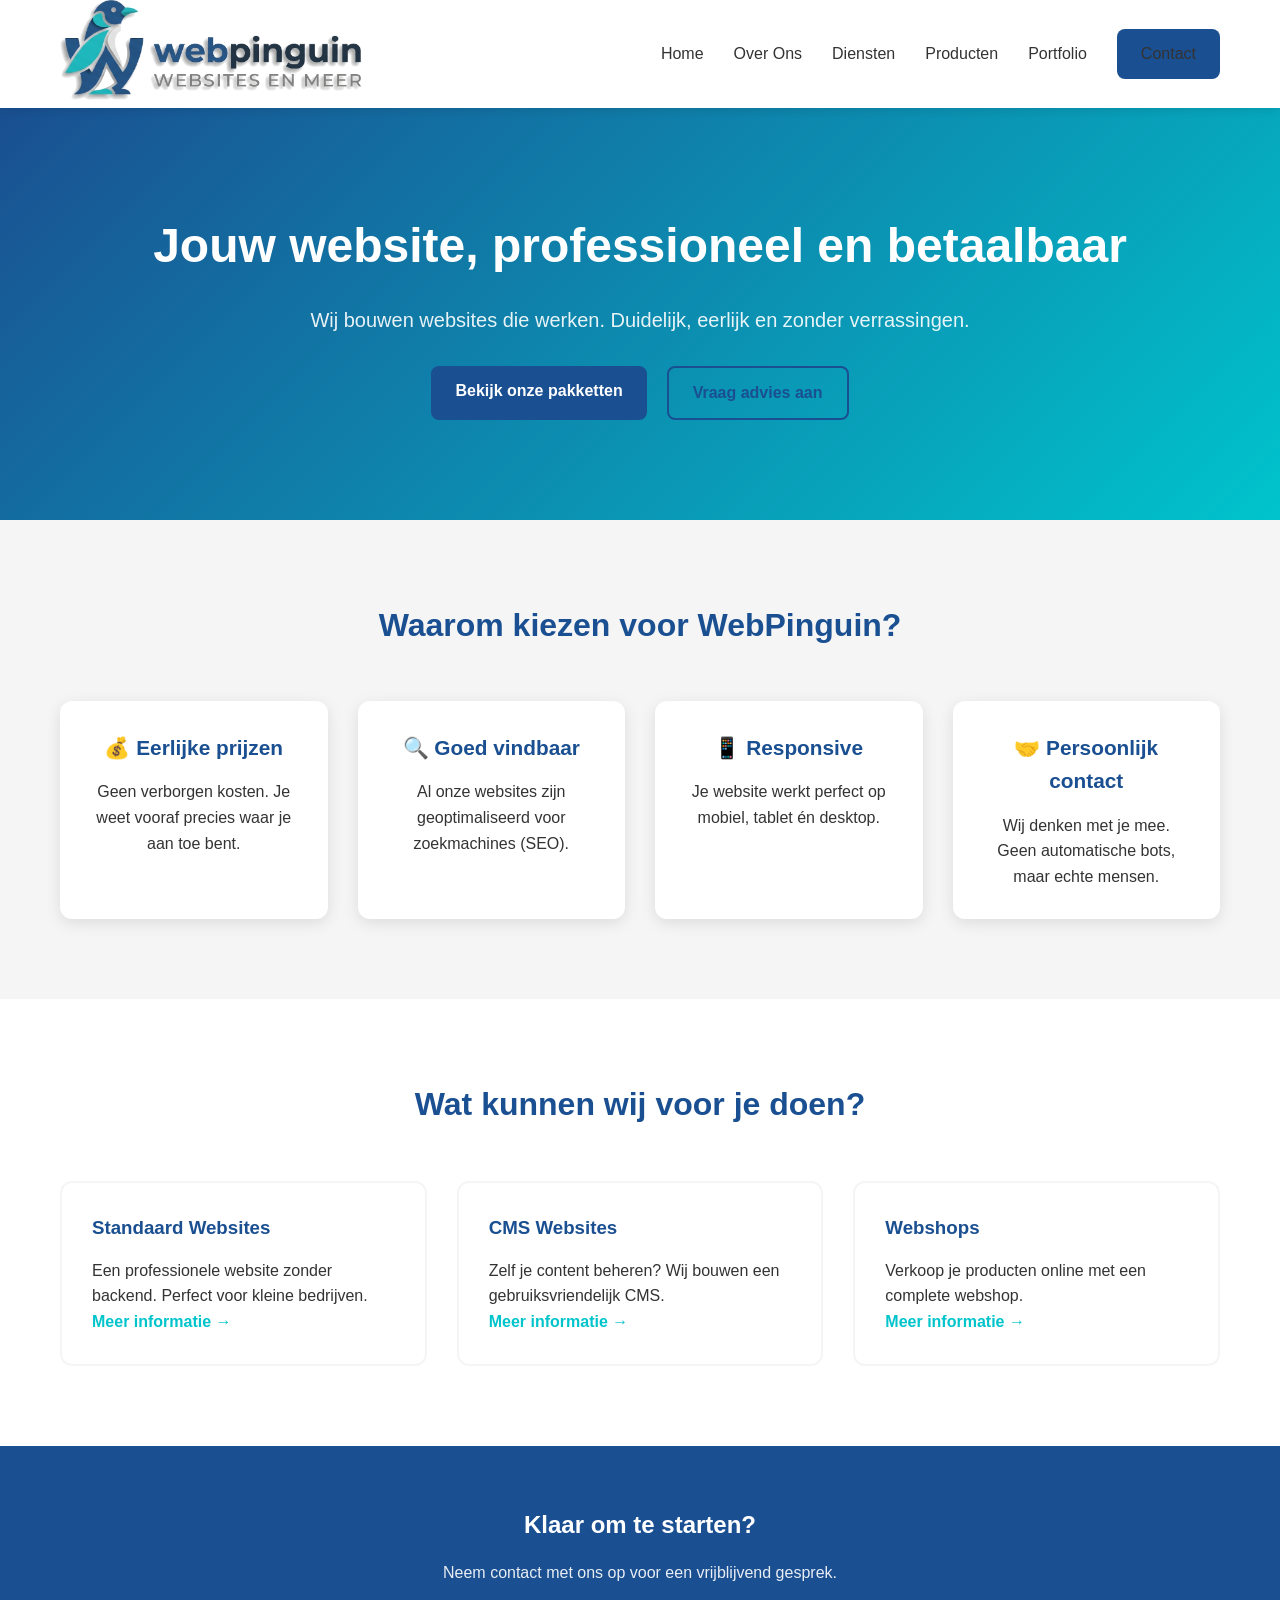
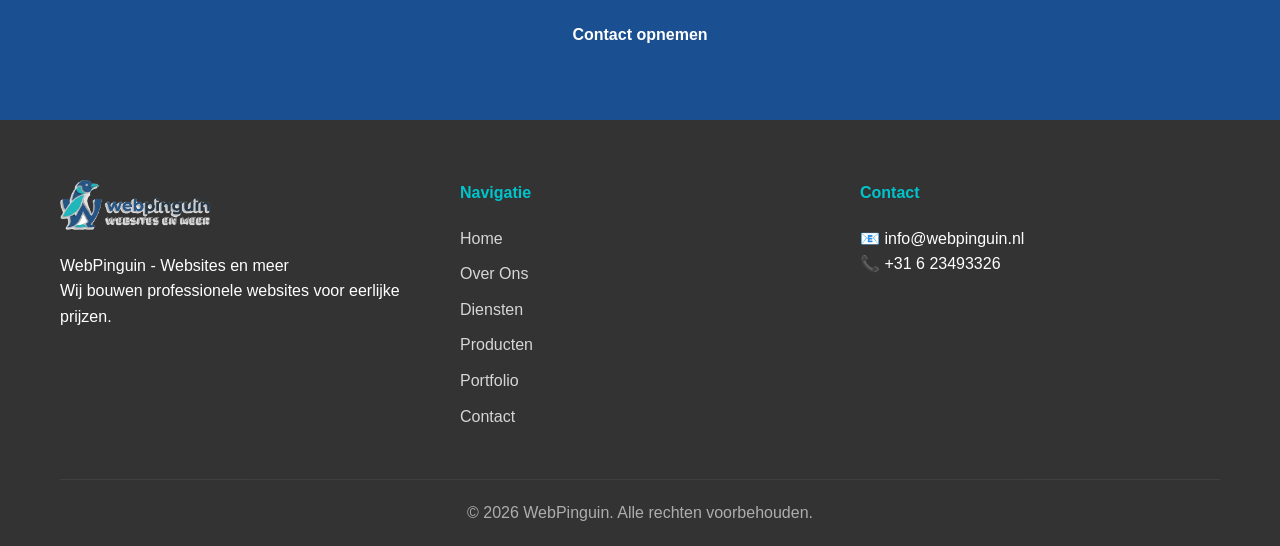
<file: index.html>
<!DOCTYPE html>
<html lang="nl">
<head>

<!-- Google tag (gtag.js) -->
<script async src="https://www.googletagmanager.com/gtag/js?id=G-3PWW5EQ5VZ"></script>
<script>
  window.dataLayer = window.dataLayer || [];
  function gtag(){dataLayer.push(arguments);}
  gtag('js', new Date());

  gtag('config', 'G-3PWW5EQ5VZ');
</script>
    <meta charset="UTF-8">
    <meta name="viewport" content="width=device-width, initial-scale=1.0">
    <title>WebPinguin - Professionele Websites</title>
    <meta name="description" content="WebPiguin bouwt professionele websites die gevonden worden. Betaalbaar, eerlijk en transparant.">
    <link rel="stylesheet" href="style.css">
    <link rel="icon" href="images/webpinguin_logo_v6.png" type="image/png">
    <script defer src="https://analytics.boomkamponline.nl/script.js" data-website-id="6dc6f03a-398d-46a4-bab8-10a20542e2b4"></script>
</head>
<body>
    <!-- Header -->
    <header>
        <nav class="container">
            <a href="index.html" class="logo">
                <img src="images/webpinguin_logo_v6.png" alt="WebPinguin">
                <script defer src="https://analytics.boomkamponline.nl/script.js" data-website-id="6dc6f03a-398d-46a4-bab8-10a20542e2b4"></script>
            </a>
            <ul class="nav-links">
                <li><a href="index.html">Home</a></li>
                <li><a href="over-ons.html">Over Ons</a></li>
                <li><a href="diensten.html">Diensten</a></li>
                <li><a href="producten.html">Producten</a></li>
                <li><a href="portfolio.html">Portfolio</a></li>
                <li><a href="contact.html" class="btn-primary">Contact</a></li>
            </ul>
        </nav>
    </header>

    <!-- Hero Section -->
    <section class="hero">
        <div class="container">
            <h1>Jouw website, professioneel en betaalbaar</h1>
            <p>Wij bouwen websites die werken. Duidelijk, eerlijk en zonder verrassingen.</p>
            <div class="hero-buttons">
                <a href="producten.html" class="btn-primary">Bekijk onze pakketten</a>
                <a href="contact.html" class="btn-secondary">Vraag advies aan</a>
            </div>
        </div>
    </section>

    <!-- Waarom WebPinguin -->
    <section class="features">
        <div class="container">
            <h2>Waarom kiezen voor WebPinguin?</h2>
            <div class="feature-grid">
                <div class="feature-card">
                    <h3>💰 Eerlijke prijzen</h3>
                    <p>Geen verborgen kosten. Je weet vooraf precies waar je aan toe bent.</p>
                </div>
                <div class="feature-card">
                    <h3>🔍 Goed vindbaar</h3>
                    <p>Al onze websites zijn geoptimaliseerd voor zoekmachines (SEO).</p>
                </div>
                <div class="feature-card">
                    <h3>📱 Responsive</h3>
                    <p>Je website werkt perfect op mobiel, tablet én desktop.</p>
                </div>
                <div class="feature-card">
                    <h3>🤝 Persoonlijk contact</h3>
                    <p>Wij denken met je mee. Geen automatische bots, maar echte mensen.</p>
                </div>
            </div>
        </div>
    </section>

    <!-- Diensten Preview -->
    <section class="services-preview">
        <div class="container">
            <h2>Wat kunnen wij voor je doen?</h2>
            <div class="service-grid">
                <div class="service-card">
                    <h3>Standaard Websites</h3>
                    <p>Een professionele website zonder backend. Perfect voor kleine bedrijven.</p>
                    <a href="diensten.html#standaard">Meer informatie →</a>
                </div>
                <div class="service-card">
                    <h3>CMS Websites</h3>
                    <p>Zelf je content beheren? Wij bouwen een gebruiksvriendelijk CMS.</p>
                    <a href="diensten.html#cms">Meer informatie →</a>
                </div>
                <div class="service-card">
                    <h3>Webshops</h3>
                    <p>Verkoop je producten online met een complete webshop.</p>
                    <a href="diensten.html#webshop">Meer informatie →</a>
                </div>
            </div>
        </div>
    </section>

    <!-- CTA -->
    <section class="cta">
        <div class="container">
            <h2>Klaar om te starten?</h2>
            <p>Neem contact met ons op voor een vrijblijvend gesprek.</p>
            <a href="contact.html" class="btn-primary">Contact opnemen</a>
        </div>
    </section>

    <!-- Footer -->
    <footer>
        <div class="container">
            <div class="footer-content">
                <div class="footer-info">
                    <img src="images/webpinguin_logo_v6.png" alt="WebPinguin" class="footer-logo">
                    <p>WebPinguin - Websites en meer</p>
                    <p>Wij bouwen professionele websites voor eerlijke prijzen.</p>
                </div>
                <div class="footer-links">
                    <h4>Navigatie</h4>
                    <ul>
                        <li><a href="index.html">Home</a></li>
                        <li><a href="over-ons.html">Over Ons</a></li>
                        <li><a href="diensten.html">Diensten</a></li>
                        <li><a href="producten.html">Producten</a></li>
                        <li><a href="portfolio.html">Portfolio</a></li>
                        <li><a href="contact.html">Contact</a></li>
                    </ul>
                </div>
                <div class="footer-contact">
                    <h4>Contact</h4>
                    <p>📧 info@webpinguin.nl</p>
                    <p>📞 +31 6 23493326</p>
                </div>
            </div>
            <div class="footer-bottom">
                <p>&copy; 2026 WebPinguin. Alle rechten voorbehouden.</p>
            </div>
        </div>
    </footer>
</body>
</html>
</file>
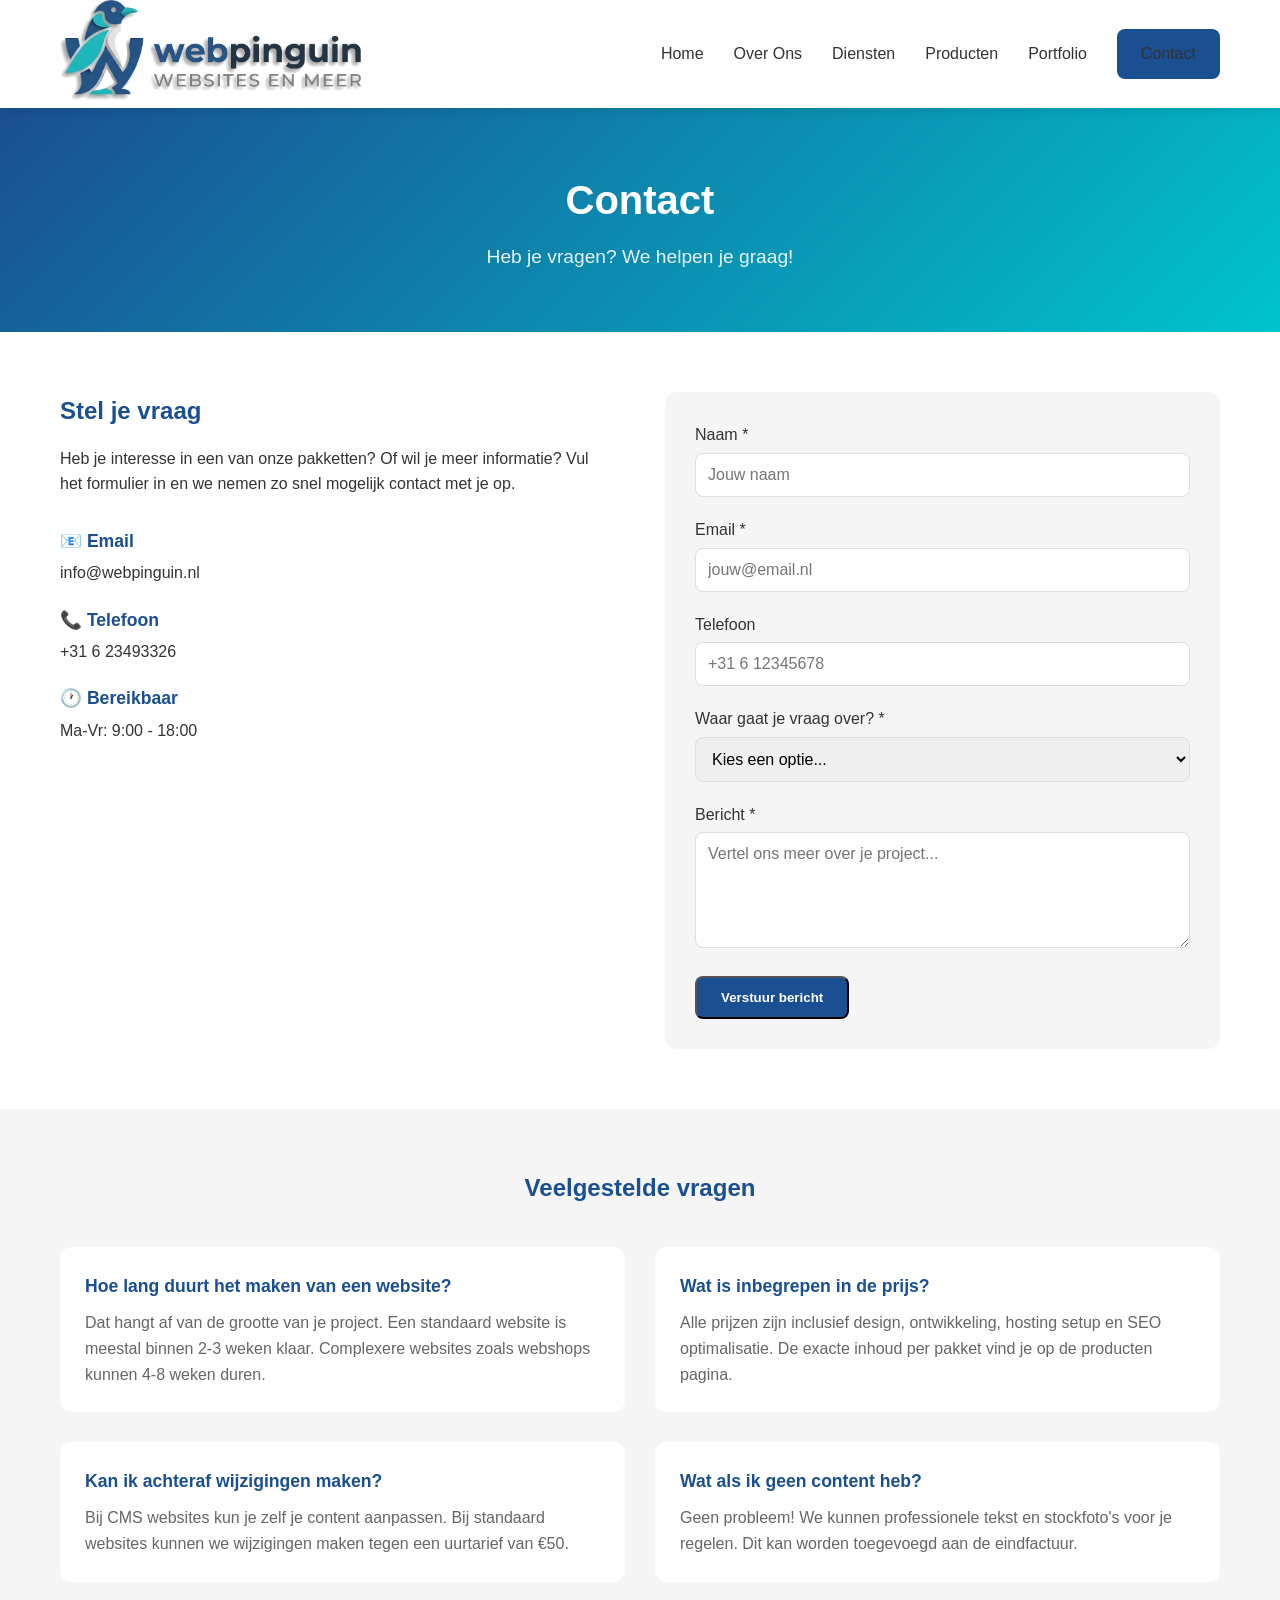
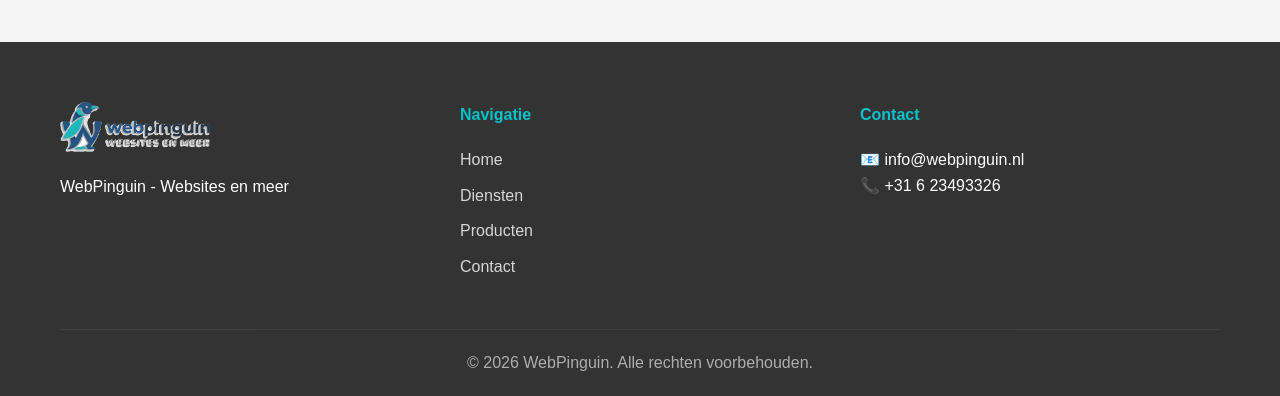
<file: contact.html>
<!DOCTYPE html>
<html lang="nl">
<head>

<!-- Google tag (gtag.js) -->
<script async src="https://www.googletagmanager.com/gtag/js?id=G-3PWW5EQ5VZ"></script>
<script>
  window.dataLayer = window.dataLayer || [];
  function gtag(){dataLayer.push(arguments);}
  gtag('js', new Date());

  gtag('config', 'G-3PWW5EQ5VZ');
</script>
    <meta charset="UTF-8">
    <meta name="viewport" content="width=device-width, initial-scale=1.0">
    <title>Contact - WebPinguin</title>
    <meta name="description" content="Neem contact op met WebPinguin. We helpen je graag met je website project.">
    <link rel="stylesheet" href="style.css">
    <link rel="icon" href="images/webpinguin_logo_v6.png" type="image/png">
    <script defer src="https://analytics.boomkamponline.nl/script.js" data-website-id="6dc6f03a-398d-46a4-bab8-10a20542e2b4"></script>
</head>
<body>
    <header>
        <nav class="container">
            <a href="index.html" class="logo">
                <img src="images/webpinguin_logo_v6.png" alt="WebPinguin">
            </a>
            <ul class="nav-links">
                <li><a href="index.html">Home</a></li>
                <li><a href="over-ons.html">Over Ons</a></li>
                <li><a href="diensten.html">Diensten</a></li>
                <li><a href="producten.html">Producten</a></li>
                <li><a href="portfolio.html">Portfolio</a></li>
                <li><a href="contact.html" class="btn-primary">Contact</a></li>
            </ul>
        </nav>
    </header>

    <section class="page-header">
        <div class="container">
            <h1>Contact</h1>
            <p>Heb je vragen? We helpen je graag!</p>
        </div>
    </section>

    <section class="contact">
        <div class="container">
            <div class="contact-grid">
                <div class="contact-info">
                    <h2>Stel je vraag</h2>
                    <p>Heb je interesse in een van onze pakketten? Of wil je meer informatie? Vul het formulier in en we nemen zo snel mogelijk contact met je op.</p>
                    
                    <div class="contact-details">
                        <div class="contact-item">
                            <h3>📧 Email</h3>
                            <p>info@webpinguin.nl</p>
                        </div>
                        <div class="contact-item">
                            <h3>📞 Telefoon</h3>
                            <p>+31 6 23493326</p>
                        </div>
                        <div class="contact-item">
                            <h3>🕐 Bereikbaar</h3>
                            <p>Ma-Vr: 9:00 - 18:00</p>
                        </div>
                    </div>
                </div>

                <div class="contact-form-wrapper">
                    <form id="contact-form" class="contact-form">
                        <div class="form-group">
                            <label for="naam">Naam *</label>
                            <input type="text" id="naam" name="naam" required placeholder="Jouw naam">
                        </div>

                        <div class="form-group">
                            <label for="email">Email *</label>
                            <input type="email" id="email" name="email" required placeholder="jouw@email.nl">
                        </div>

                        <div class="form-group">
                            <label for="telefoon">Telefoon</label>
                            <input type="tel" id="telefoon" name="telefoon" placeholder="+31 6 12345678">
                        </div>

                        <div class="form-group">
                            <label for="type-aanvraag">Waar gaat je vraag over? *</label>
                            <select id="type-aanvraag" name="type-aanvraag" required>
                                <option value="">Kies een optie...</option>
                                <option value="informatie">Ik wil meer informatie</option>
                                <option value=" offerte">Ik wil een offerte aanvragen</option>
                                <option value="standaard-website">Standaard website</option>
                                <option value="cms-website">CMS website</option>
                                <option value="webshop">Webshop</option>
                                <option value="intranet">Intranet</option>
                                <option value="anders">Iets anders</option>
                            </select>
                        </div>

                        <div class="form-group">
                            <label for="bericht">Bericht *</label>
                            <textarea id="bericht" name="bericht" rows="5" required placeholder="Vertel ons meer over je project..."></textarea>
                        </div>

                        <button type="submit" class="btn-primary">Verstuur bericht</button>
                    </form>

                    <div id="form-success" class="form-success" style="display: none;">
                        <h3>✅ Bericht verzonden!</h3>
                        <p>We hebben je bericht ontvangen en nemen binnen 24 uur contact met je op.</p>
                    </div>

                    <div id="form-error" class="form-error" style="display: none;">
                        <h3>❌ Er ging iets mis</h3>
                        <p>Probeer het opnieuw of stuur een email direct naar info@webpinguin.nl</p>
                    </div>
                </div>
            </div>
        </div>
    </section>

    <section class="faq">
        <div class="container">
            <h2>Veelgestelde vragen</h2>
            <div class="faq-grid">
                <div class="faq-item">
                    <h3>Hoe lang duurt het maken van een website?</h3>
                    <p>Dat hangt af van de grootte van je project. Een standaard website is meestal binnen 2-3 weken klaar. Complexere websites zoals webshops kunnen 4-8 weken duren.</p>
                </div>
                <div class="faq-item">
                    <h3>Wat is inbegrepen in de prijs?</h3>
                    <p>Alle prijzen zijn inclusief design, ontwikkeling, hosting setup en SEO optimalisatie. De exacte inhoud per pakket vind je op de producten pagina.</p>
                </div>
                <div class="faq-item">
                    <h3>Kan ik achteraf wijzigingen maken?</h3>
                    <p>Bij CMS websites kun je zelf je content aanpassen. Bij standaard websites kunnen we wijzigingen maken tegen een uurtarief van €50.</p>
                </div>
                <div class="faq-item">
                    <h3>Wat als ik geen content heb?</h3>
                    <p>Geen probleem! We kunnen professionele tekst en stockfoto's voor je regelen. Dit kan worden toegevoegd aan de eindfactuur.</p>
                </div>
            </div>
        </div>
    </section>

    <footer>
        <div class="container">
            <div class="footer-content">
                <div class="footer-info">
                    <img src="images/webpinguin_logo_v6.png" alt="WebPinguin" class="footer-logo">
                    <p>WebPinguin - Websites en meer</p>
                </div>
                <div class="footer-links">
                    <h4>Navigatie</h4>
                    <ul>
                        <li><a href="index.html">Home</a></li>
                        <li><a href="diensten.html">Diensten</a></li>
                        <li><a href="producten.html">Producten</a></li>
                        <li><a href="contact.html">Contact</a></li>
                    </ul>
                </div>
                <div class="footer-contact">
                    <h4>Contact</h4>
                    <p>📧 info@webpinguin.nl</p>
                    <p>📞 +31 6 23493326</p>
                </div>
            </div>
            <div class="footer-bottom">
                <p>&copy; 2026 WebPinguin. Alle rechten voorbehouden.</p>
            </div>
        </div>
    </footer>

    <script>
        document.getElementById('contact-form').addEventListener('submit', async function(e) {
            e.preventDefault();
            const form = this;
            const btn = form.querySelector('button[type="submit"]');
            const original = btn.textContent;
            btn.disabled = true;
            btn.textContent = 'Versturen...';

            const formData = new FormData(form);
            const data = Object.fromEntries(formData.entries());

            try {
                const res = await fetch('https://n8n.synapsisai.nl/webhook/916e7d06-23bc-4dc6-9d6b-a04416a329e8', {
                    method: 'POST',
                    headers: { 'Content-Type': 'application/json' },
                    body: JSON.stringify(data)
                });

                if (res.ok) {
                    form.style.display = 'none';
                    document.getElementById('form-error').style.display = 'none';
                    document.getElementById('form-success').style.display = 'block';
                } else {
                    throw new Error('HTTP ' + res.status);
                }
            } catch (err) {
                btn.disabled = false;
                btn.textContent = original;
                document.getElementById('form-error').style.display = 'block';
            }
        });
    </script>
</body>
</html>
</file>
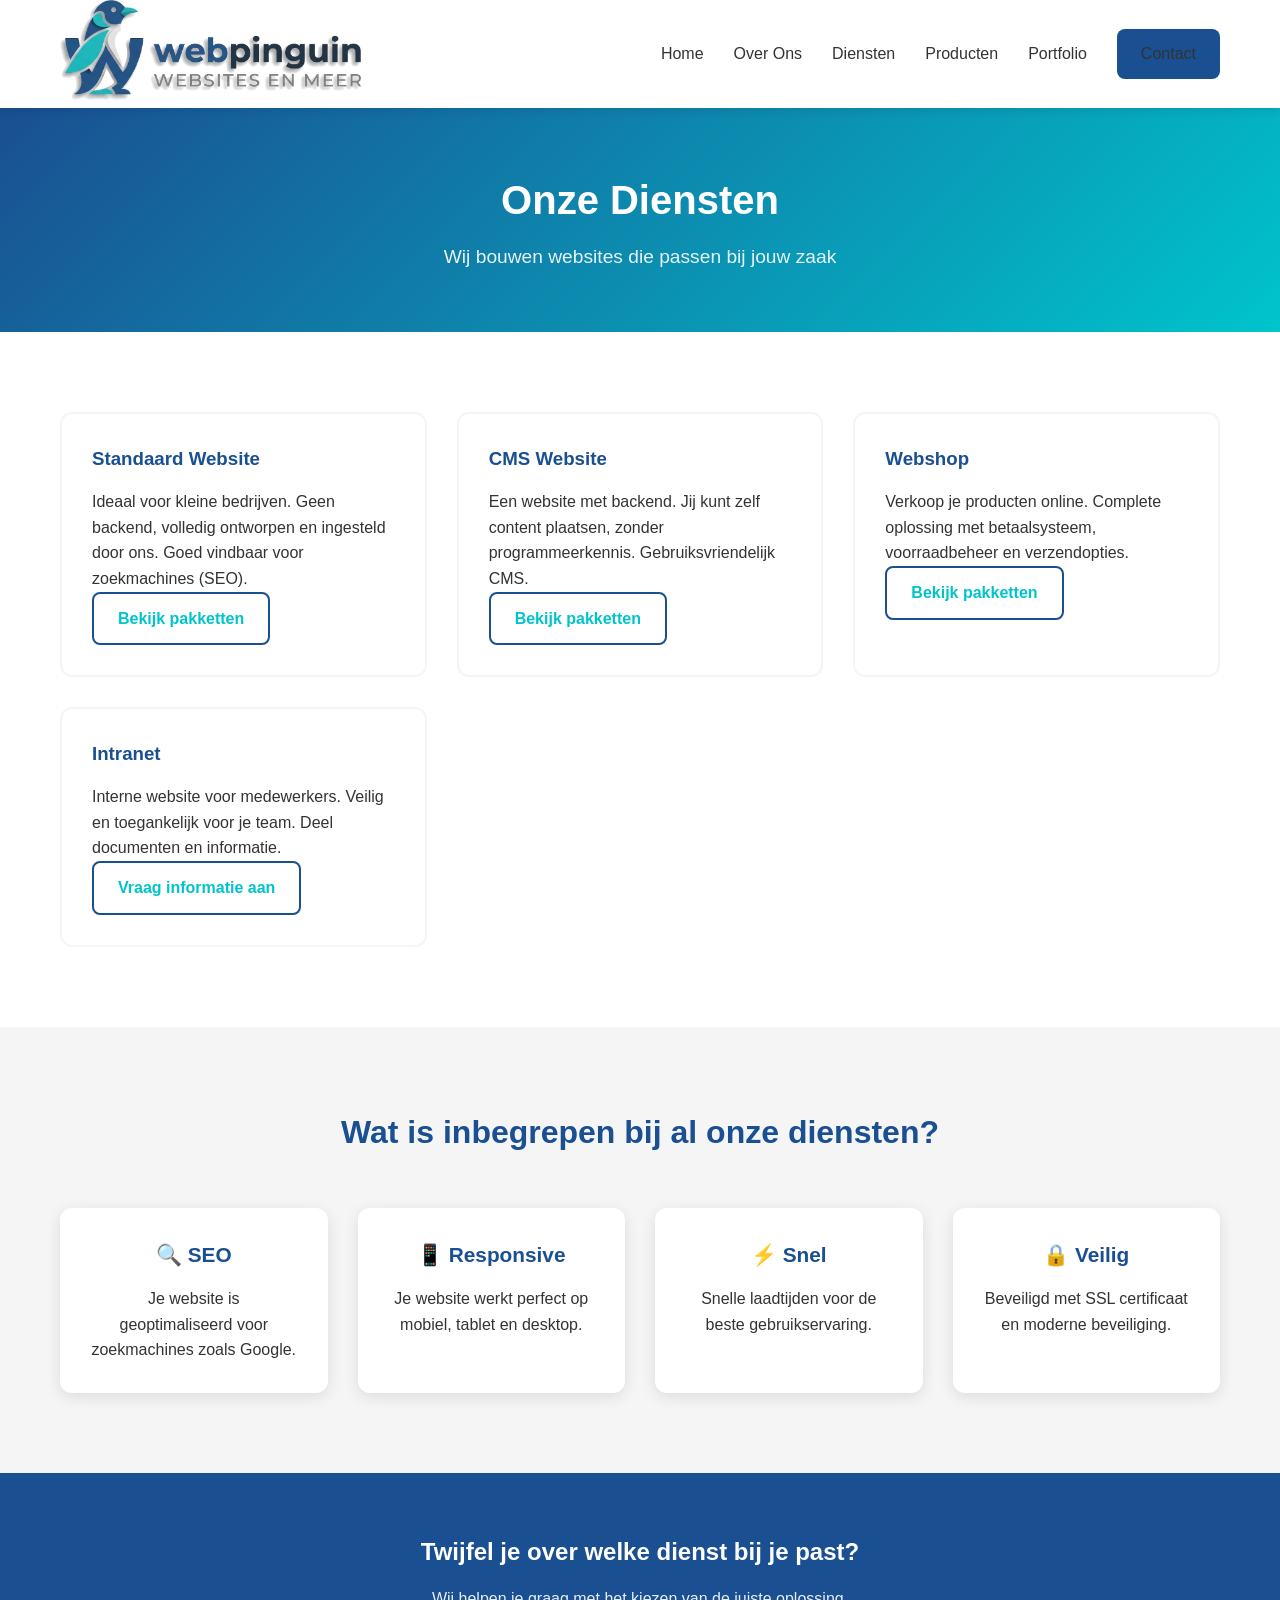
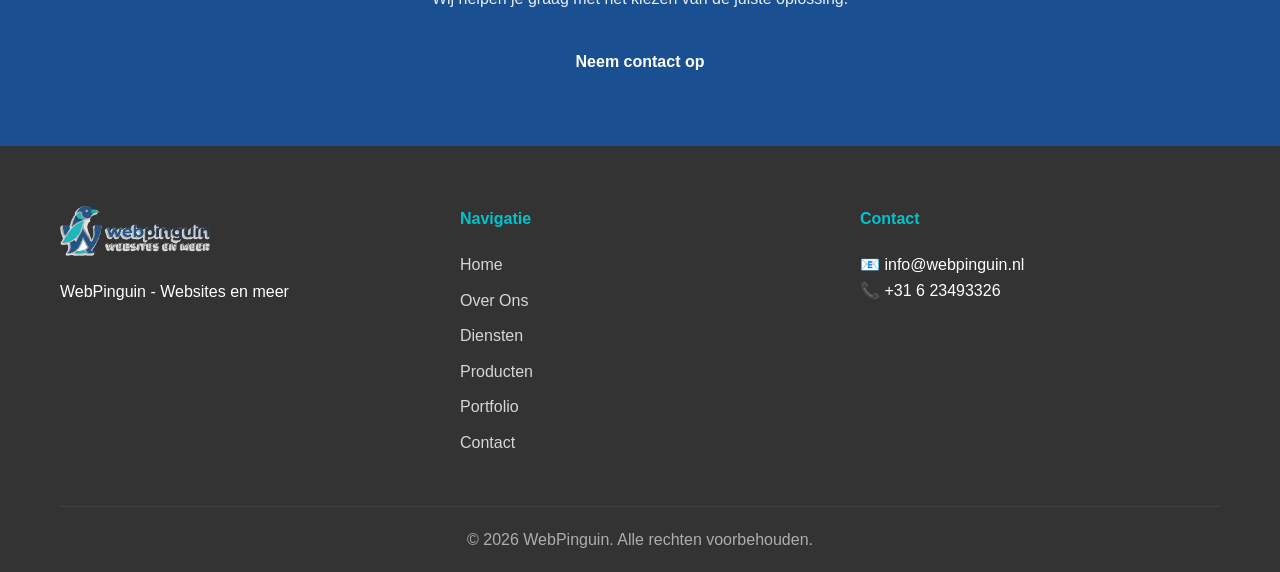
<file: diensten.html>
<!DOCTYPE html>
<html lang="nl">
<head>

<!-- Google tag (gtag.js) -->
<script async src="https://www.googletagmanager.com/gtag/js?id=G-3PWW5EQ5VZ"></script>
<script>
  window.dataLayer = window.dataLayer || [];
  function gtag(){dataLayer.push(arguments);}
  gtag('js', new Date());

  gtag('config', 'G-3PWW5EQ5VZ');
</script>
    <meta charset="UTF-8">
    <meta name="viewport" content="width=device-width, initial-scale=1.0">
    <title>Diensten - WebPinguin</title>
    <meta name="description" content="Ontdek onze website diensten: van standaard sites tot complete webshops.">
    <link rel="stylesheet" href="style.css">
    <link rel="icon" href="images/webpinguin_logo_v6.png" type="image/png">
    <script defer src="https://analytics.boomkamponline.nl/script.js" data-website-id="6dc6f03a-398d-46a4-bab8-10a20542e2b4"></script>
</head>
<body>
    <header>
        <nav class="container">
            <a href="index.html" class="logo">
                <img src="images/webpinguin_logo_v6.png" alt="WebPinguin">
                <script defer src="https://analytics.boomkamponline.nl/script.js" data-website-id="6dc6f03a-398d-46a4-bab8-10a20542e2b4"></script>
            </a>
            <ul class="nav-links">
                <li><a href="index.html">Home</a></li>
                <li><a href="over-ons.html">Over Ons</a></li>
                <li><a href="diensten.html">Diensten</a></li>
                <li><a href="producten.html">Producten</a></li>
                <li><a href="portfolio.html">Portfolio</a></li>
                <li><a href="contact.html" class="btn-primary">Contact</a></li>
            </ul>
        </nav>
    </header>

    <section class="page-header">
        <div class="container">
            <h1>Onze Diensten</h1>
            <p>Wij bouwen websites die passen bij jouw zaak</p>
        </div>
    </section>

    <section class="services-preview">
        <div class="container">
            <div class="service-grid">
                <!-- Standaard Website -->
                <div class="service-card">
                    <h3>Standaard Website</h3>
                    <p>Ideaal voor kleine bedrijven. Geen backend, volledig ontworpen en ingesteld door ons. Goed vindbaar voor zoekmachines (SEO).</p>
                    <a href="producten.html" class="btn-secondary">Bekijk pakketten</a>
                </div>

                <!-- CMS Website -->
                <div class="service-card">
                    <h3>CMS Website</h3>
                    <p>Een website met backend. Jij kunt zelf content plaatsen, zonder programmeerkennis. Gebruiksvriendelijk CMS.</p>
                    <a href="producten.html#cms-pakket" class="btn-secondary">Bekijk pakketten</a>
                </div>

                <!-- Webshop -->
                <div class="service-card">
                    <h3>Webshop</h3>
                    <p>Verkoop je producten online. Complete oplossing met betaalsysteem, voorraadbeheer en verzendopties.</p>
                    <a href="producten.html#webshop-pakket" class="btn-secondary">Bekijk pakketten</a>
                </div>

                <!-- Intranet -->
                <div class="service-card">
                    <h3>Intranet</h3>
                    <p>Interne website voor medewerkers. Veilig en toegankelijk voor je team. Deel documenten en informatie.</p>
                    <a href="contact.html" class="btn-secondary">Vraag informatie aan</a>
                </div>
            </div>
        </div>
    </section>

    <section class="features">
        <div class="container">
            <h2>Wat is inbegrepen bij al onze diensten?</h2>
            <div class="feature-grid">
                <div class="feature-card">
                    <h3>🔍 SEO</h3>
                    <p>Je website is geoptimaliseerd voor zoekmachines zoals Google.</p>
                </div>
                <div class="feature-card">
                    <h3>📱 Responsive</h3>
                    <p>Je website werkt perfect op mobiel, tablet en desktop.</p>
                </div>
                <div class="feature-card">
                    <h3>⚡ Snel</h3>
                    <p>Snelle laadtijden voor de beste gebruikservaring.</p>
                </div>
                <div class="feature-card">
                    <h3>🔒 Veilig</h3>
                    <p>Beveiligd met SSL certificaat en moderne beveiliging.</p>
                </div>
            </div>
        </div>
    </section>

    <section class="cta">
        <div class="container">
            <h2>Twijfel je over welke dienst bij je past?</h2>
            <p>Wij helpen je graag met het kiezen van de juiste oplossing.</p>
            <a href="contact.html" class="btn-primary">Neem contact op</a>
        </div>
    </section>

    <footer>
        <div class="container">
            <div class="footer-content">
                <div class="footer-info">
                    <img src="images/webpinguin_logo_v6.png" alt="WebPinguin" class="footer-logo">
                    <p>WebPinguin - Websites en meer</p>
                </div>
                <div class="footer-links">
                    <h4>Navigatie</h4>
                    <ul>
                        <li><a href="index.html">Home</a></li>
                        <li><a href="over-ons.html">Over Ons</a></li>
                        <li><a href="diensten.html">Diensten</a></li>
                        <li><a href="producten.html">Producten</a></li>
                        <li><a href="portfolio.html">Portfolio</a></li>
                        <li><a href="contact.html">Contact</a></li>
                    </ul>
                </div>
                <div class="footer-contact">
                    <h4>Contact</h4>
                    <p>📧 info@webpinguin.nl</p>
                    <p>📞 +31 6 23493326</p>
                </div>
            </div>
            <div class="footer-bottom">
                <p>&copy; 2026 WebPinguin. Alle rechten voorbehouden.</p>
            </div>
        </div>
    </footer>
</body>
</html>
</file>
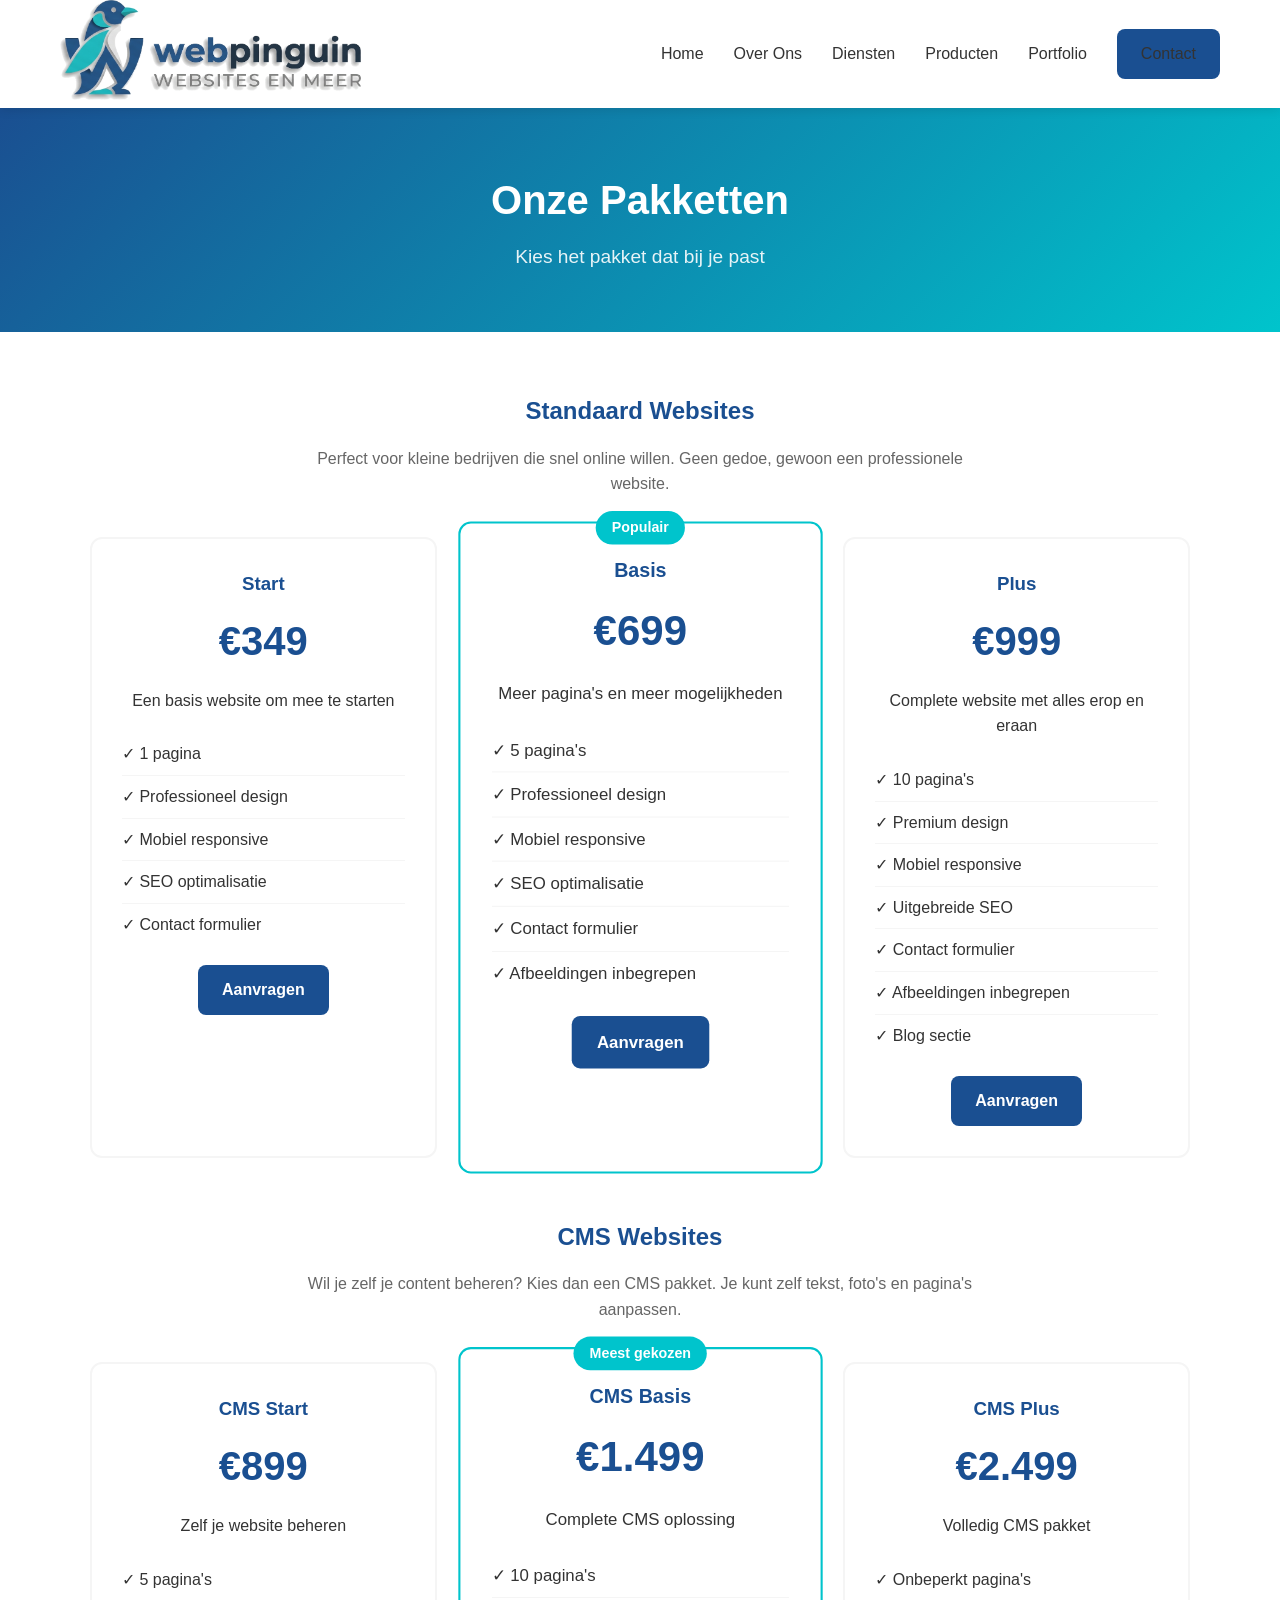
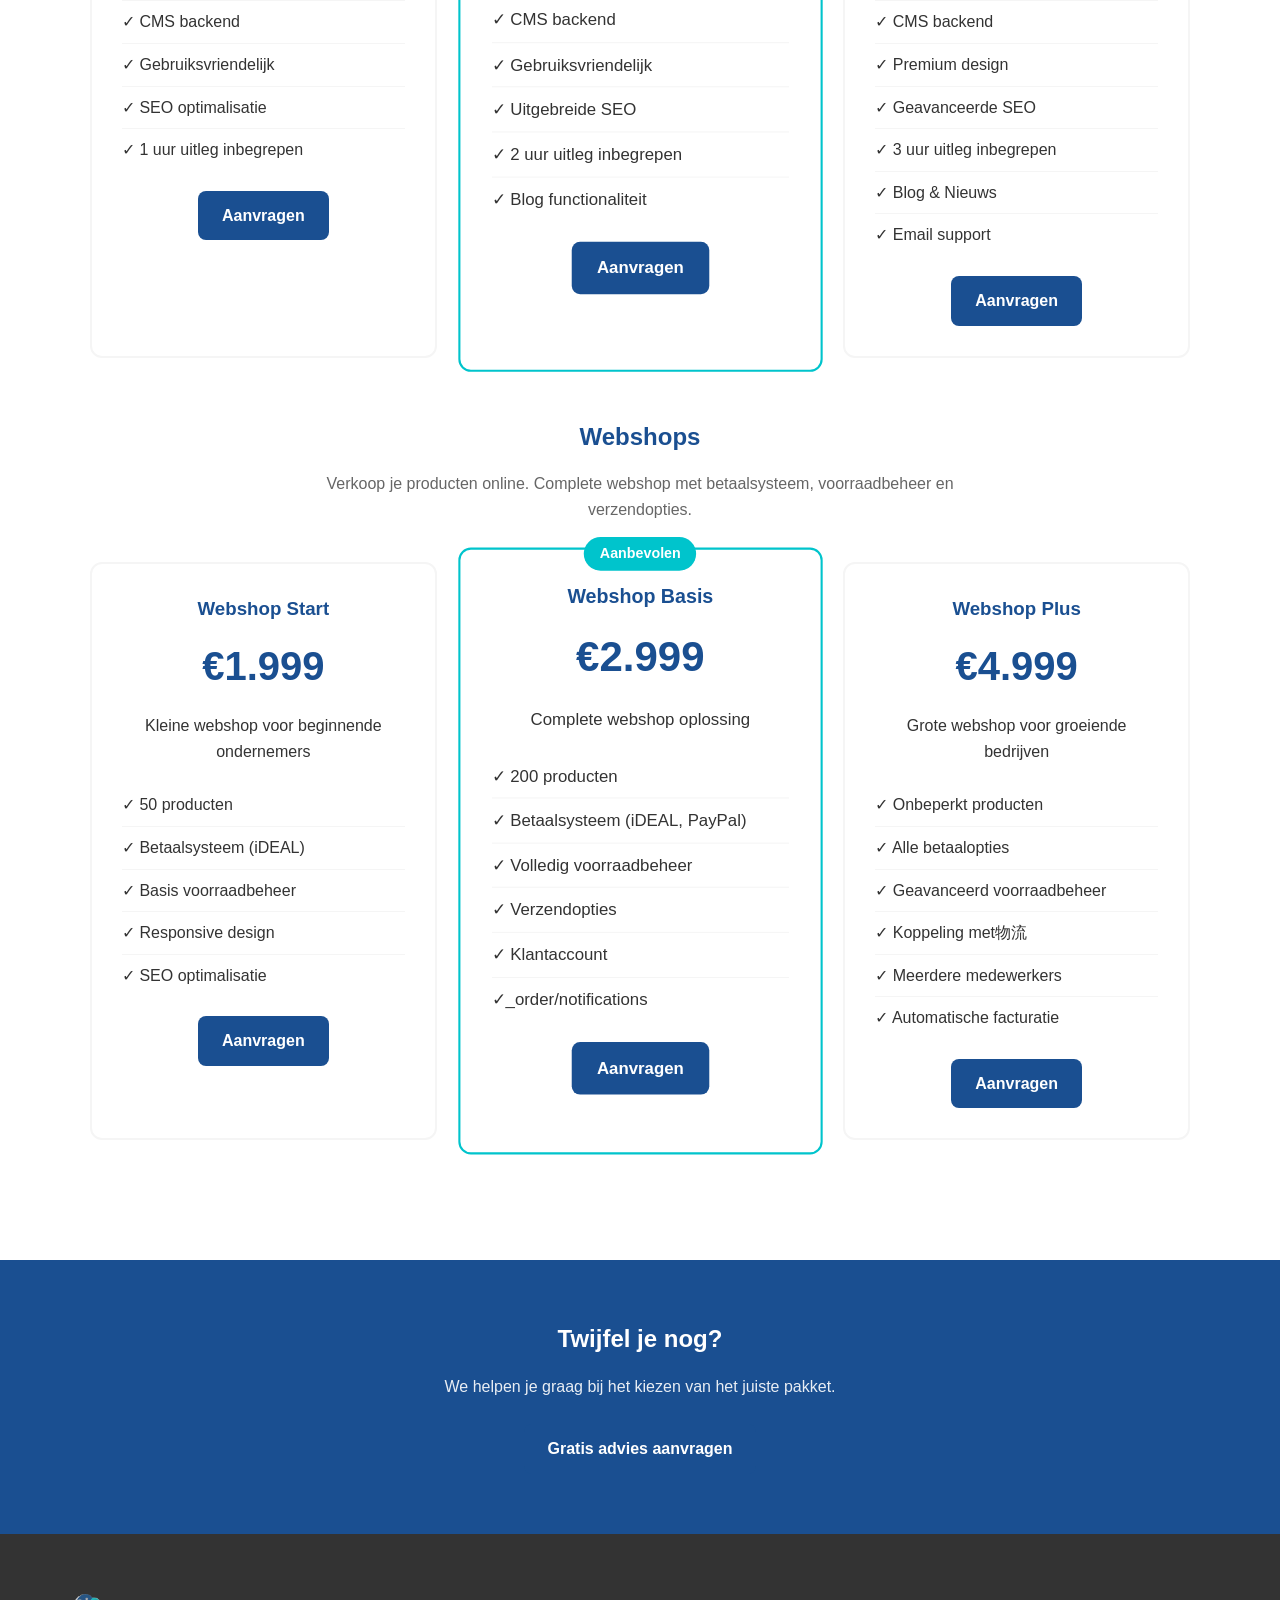
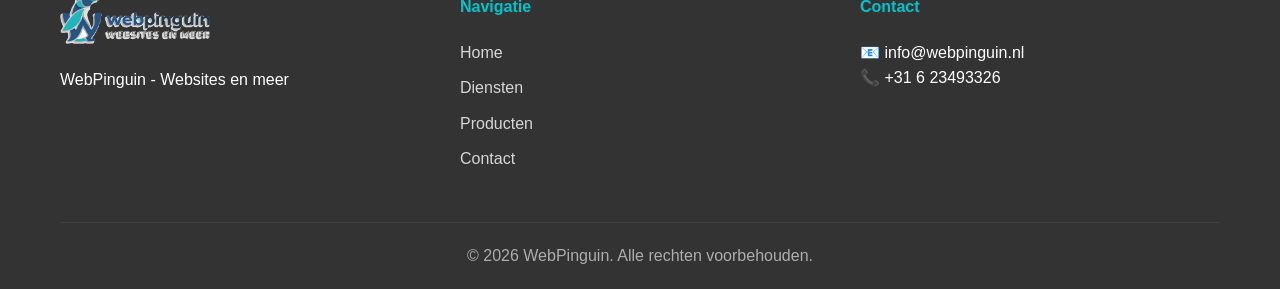
<file: producten.html>
<!DOCTYPE html>
<html lang="nl">
<head>

<!-- Google tag (gtag.js) -->
<script async src="https://www.googletagmanager.com/gtag/js?id=G-3PWW5EQ5VZ"></script>
<script>
  window.dataLayer = window.dataLayer || [];
  function gtag(){dataLayer.push(arguments);}
  gtag('js', new Date());

  gtag('config', 'G-3PWW5EQ5VZ');
</script>
    <meta charset="UTF-8">
    <meta name="viewport" content="width=device-width, initial-scale=1.0">
    <title>Producten - WebPinguin</title>
    <meta name="description" content="Bekijk onze website pakketten. Standaard, CMS of webshop - voor elk budget een oplossing.">
    <link rel="stylesheet" href="style.css">
    <link rel="icon" href="images/webpinguin_logo_v6.png" type="image/png">
    <script defer src="https://analytics.boomkamponline.nl/script.js" data-website-id="6dc6f03a-398d-46a4-bab8-10a20542e2b4"></script>
</head>
<body>
    <header>
        <nav class="container">
            <a href="index.html" class="logo">
                <img src="images/webpinguin_logo_v6.png" alt="WebPinguin">
                <script defer src="https://analytics.boomkamponline.nl/script.js" data-website-id="6dc6f03a-398d-46a4-bab8-10a20542e2b4"></script>
            </a>
            <ul class="nav-links">
                <li><a href="index.html">Home</a></li>
                <li><a href="over-ons.html">Over Ons</a></li>
                <li><a href="diensten.html">Diensten</a></li>
                <li><a href="producten.html">Producten</a></li>
                <li><a href="portfolio.html">Portfolio</a></li>
                <li><a href="contact.html" class="btn-primary">Contact</a></li>
            </ul>
        </nav>
    </header>

    <section class="page-header">
        <div class="container">
            <h1>Onze Pakketten</h1>
            <p>Kies het pakket dat bij je past</p>
        </div>
    </section>

    <section class="products">
        <div class="container">
            <!-- Standaard Website Pakket -->
            <div class="product-category" id="standaard">
                <h2>Standaard Websites</h2>
                <p class="category-desc">Perfect voor kleine bedrijven die snel online willen. Geen gedoe, gewoon een professionele website.</p>
                
                <div class="pricing-grid">
                    <div class="pricing-card">
                        <h3>Start</h3>
                        <div class="price">€349</div>
                        <p>Een basis website om mee te starten</p>
                        <ul>
                            <li>✓ 1 pagina</li>
                            <li>✓ Professioneel design</li>
                            <li>✓ Mobiel responsive</li>
                            <li>✓ SEO optimalisatie</li>
                            <li>✓ Contact formulier</li>
                        </ul>
                        <a href="contact.html?pakket=start" class="btn-primary">Aanvragen</a>
                    </div>
                    
                    <div class="pricing-card featured">
                        <div class="badge">Populair</div>
                        <h3>Basis</h3>
                        <div class="price">€699</div>
                        <p>Meer pagina's en meer mogelijkheden</p>
                        <ul>
                            <li>✓ 5 pagina's</li>
                            <li>✓ Professioneel design</li>
                            <li>✓ Mobiel responsive</li>
                            <li>✓ SEO optimalisatie</li>
                            <li>✓ Contact formulier</li>
                            <li>✓ Afbeeldingen inbegrepen</li>
                        </ul>
                        <a href="contact.html?pakket=basis" class="btn-primary">Aanvragen</a>
                    </div>
                    
                    <div class="pricing-card">
                        <h3>Plus</h3>
                        <div class="price">€999</div>
                        <p>Complete website met alles erop en eraan</p>
                        <ul>
                            <li>✓ 10 pagina's</li>
                            <li>✓ Premium design</li>
                            <li>✓ Mobiel responsive</li>
                            <li>✓ Uitgebreide SEO</li>
                            <li>✓ Contact formulier</li>
                            <li>✓ Afbeeldingen inbegrepen</li>
                            <li>✓ Blog sectie</li>
                        </ul>
                        <a href="contact.html?pakket=plus" class="btn-primary">Aanvragen</a>
                    </div>
                </div>
            </div>

            <!-- CMS Website Pakket -->
            <div class="product-category" id="cms-pakket">
                <h2>CMS Websites</h2>
                <p class="category-desc">Wil je zelf je content beheren? Kies dan een CMS pakket. Je kunt zelf tekst, foto's en pagina's aanpassen.</p>
                
                <div class="pricing-grid">
                    <div class="pricing-card">
                        <h3>CMS Start</h3>
                        <div class="price">€899</div>
                        <p>Zelf je website beheren</p>
                        <ul>
                            <li>✓ 5 pagina's</li>
                            <li>✓ CMS backend</li>
                            <li>✓ Gebruiksvriendelijk</li>
                            <li>✓ SEO optimalisatie</li>
                            <li>✓ 1 uur uitleg inbegrepen</li>
                        </ul>
                        <a href="contact.html?pakket=cms-start" class="btn-primary">Aanvragen</a>
                    </div>
                    
                    <div class="pricing-card featured">
                        <div class="badge">Meest gekozen</div>
                        <h3>CMS Basis</h3>
                        <div class="price">€1.499</div>
                        <p>Complete CMS oplossing</p>
                        <ul>
                            <li>✓ 10 pagina's</li>
                            <li>✓ CMS backend</li>
                            <li>✓ Gebruiksvriendelijk</li>
                            <li>✓ Uitgebreide SEO</li>
                            <li>✓ 2 uur uitleg inbegrepen</li>
                            <li>✓ Blog functionaliteit</li>
                        </ul>
                        <a href="contact.html?pakket=cms-basis" class="btn-primary">Aanvragen</a>
                    </div>
                    
                    <div class="pricing-card">
                        <h3>CMS Plus</h3>
                        <div class="price">€2.499</div>
                        <p>Volledig CMS pakket</p>
                        <ul>
                            <li>✓ Onbeperkt pagina's</li>
                            <li>✓ CMS backend</li>
                            <li>✓ Premium design</li>
                            <li>✓ Geavanceerde SEO</li>
                            <li>✓ 3 uur uitleg inbegrepen</li>
                            <li>✓ Blog & Nieuws</li>
                            <li>✓ Email support</li>
                        </ul>
                        <a href="contact.html?pakket=cms-plus" class="btn-primary">Aanvragen</a>
                    </div>
                </div>
            </div>

            <!-- Webshop Pakket -->
            <div class="product-category" id="webshop-pakket">
                <h2>Webshops</h2>
                <p class="category-desc">Verkoop je producten online. Complete webshop met betaalsysteem, voorraadbeheer en verzendopties.</p>
                
                <div class="pricing-grid">
                    <div class="pricing-card">
                        <h3>Webshop Start</h3>
                        <div class="price">€1.999</div>
                        <p>Kleine webshop voor beginnende ondernemers</p>
                        <ul>
                            <li>✓ 50 producten</li>
                            <li>✓ Betaalsysteem (iDEAL)</li>
                            <li>✓ Basis voorraadbeheer</li>
                            <li>✓ Responsive design</li>
                            <li>✓ SEO optimalisatie</li>
                        </ul>
                        <a href="contact.html?pakket=webshop-start" class="btn-primary">Aanvragen</a>
                    </div>
                    
                    <div class="pricing-card featured">
                        <div class="badge">Aanbevolen</div>
                        <h3>Webshop Basis</h3>
                        <div class="price">€2.999</div>
                        <p>Complete webshop oplossing</p>
                        <ul>
                            <li>✓ 200 producten</li>
                            <li>✓ Betaalsysteem (iDEAL, PayPal)</li>
                            <li>✓ Volledig voorraadbeheer</li>
                            <li>✓ Verzendopties</li>
                            <li>✓ Klantaccount</li>
                            <li>✓_order/notifications</li>
                        </ul>
                        <a href="contact.html?pakket=webshop-basis" class="btn-primary">Aanvragen</a>
                    </div>
                    
                    <div class="pricing-card">
                        <h3>Webshop Plus</h3>
                        <div class="price">€4.999</div>
                        <p>Grote webshop voor groeiende bedrijven</p>
                        <ul>
                            <li>✓ Onbeperkt producten</li>
                            <li>✓ Alle betaalopties</li>
                            <li>✓ Geavanceerd voorraadbeheer</li>
                            <li>✓ Koppeling met物流</li>
                            <li>✓ Meerdere medewerkers</li>
                            <li>✓ Automatische facturatie</li>
                        </ul>
                        <a href="contact.html?pakket=webshop-plus" class="btn-primary">Aanvragen</a>
                    </div>
                </div>
            </div>
        </div>
    </section>

    <section class="cta">
        <div class="container">
            <h2>Twijfel je nog?</h2>
            <p>We helpen je graag bij het kiezen van het juiste pakket.</p>
            <a href="contact.html" class="btn-primary">Gratis advies aanvragen</a>
        </div>
    </section>

    <footer>
        <div class="container">
            <div class="footer-content">
                <div class="footer-info">
                    <img src="images/webpinguin_logo_v6.png" alt="WebPinguin" class="footer-logo">
                    <p>WebPinguin - Websites en meer</p>
                </div>
                <div class="footer-links">
                    <h4>Navigatie</h4>
                    <ul>
                        <li><a href="index.html">Home</a></li>
                        <li><a href="diensten.html">Diensten</a></li>
                        <li><a href="producten.html">Producten</a></li>
                        <li><a href="contact.html">Contact</a></li>
                    </ul>
                </div>
                <div class="footer-contact">
                    <h4>Contact</h4>
                    <p>📧 info@webpinguin.nl</p>
                    <p>📞 +31 6 23493326</p>
                </div>
            </div>
            <div class="footer-bottom">
                <p>&copy; 2026 WebPinguin. Alle rechten voorbehouden.</p>
            </div>
        </div>
    </footer>
</body>
</html>
</file>
<file: style.css>
/* WebPinguin Styles */
:root {
    --primary: #1A4F91;
    --secondary: #00C4CC;
    --dark: #333333;
    --gray: #666666;
    --light: #f5f5f5;
    --white: #ffffff;
}

* {
    margin: 0;
    padding: 0;
    box-sizing: border-box;
}

body {
    font-family: -apple-system, BlinkMacSystemFont, 'Segoe UI', Roboto, sans-serif;
    line-height: 1.6;
    color: var(--dark);
    background: var(--white);
}

.container {
    max-width: 1200px;
    margin: 0 auto;
    padding: 0 20px;
}

/* Header */
header {
    background: var(--white);
    box-shadow: 0 2px 10px rgba(0,0,0,0.1);
    position: sticky;
    top: 0;
    z-index: 100;
}

header nav {
    display: flex;
    justify-content: space-between;
    align-items: center;
    padding: 15px 20px;
}

.logo img {
    height: 100px;
}

.nav-links {
    display: flex;
    list-style: none;
    gap: 30px;
    align-items: center;
}

.nav-links a {
    text-decoration: none;
    color: var(--dark);
    font-weight: 500;
    transition: color 0.3s;
}

.nav-links a:hover {
    color: var(--primary);
}

/* Buttons */
.btn-primary, .btn-secondary {
    display: inline-block;
    padding: 12px 24px;
    border-radius: 8px;
    text-decoration: none;
    font-weight: 600;
    transition: all 0.3s;
}

.btn-primary {
    background: var(--primary);
    color: var(--white);
}

.btn-primary:hover {
    background: #153d7a;
}

.btn-secondary {
    background: transparent;
    border: 2px solid var(--primary);
    color: var(--primary);
}

.btn-secondary:hover {
    background: var(--primary);
    color: var(--white);
}

/* Hero */
.hero {
    background: linear-gradient(135deg, var(--primary) 0%, var(--secondary) 100%);
    color: var(--white);
    padding: 100px 0;
    text-align: center;
}

.hero h1 {
    font-size: 3rem;
    margin-bottom: 20px;
}

.hero p {
    font-size: 1.25rem;
    margin-bottom: 30px;
    opacity: 0.9;
}

.hero-buttons {
    display: flex;
    gap: 20px;
    justify-content: center;
}

/* Features */
.features {
    padding: 80px 0;
    background: var(--light);
}

.features h2 {
    text-align: center;
    margin-bottom: 50px;
    font-size: 2rem;
    color: var(--primary);
}

.feature-grid {
    display: grid;
    grid-template-columns: repeat(auto-fit, minmax(250px, 1fr));
    gap: 30px;
}

.feature-card {
    background: var(--white);
    padding: 30px;
    border-radius: 12px;
    box-shadow: 0 4px 15px rgba(0,0,0,0.1);
    text-align: center;
}

.feature-card h3 {
    color: var(--primary);
    margin-bottom: 15px;
    font-size: 1.3rem;
}

/* Services Preview */
.services-preview {
    padding: 80px 0;
}

.services-preview h2 {
    text-align: center;
    margin-bottom: 50px;
    font-size: 2rem;
    color: var(--primary);
}

.service-grid {
    display: grid;
    grid-template-columns: repeat(auto-fit, minmax(300px, 1fr));
    gap: 30px;
}

.service-card {
    border: 2px solid var(--light);
    padding: 30px;
    border-radius: 12px;
    transition: all 0.3s;
}

.service-card:hover {
    border-color: var(--secondary);
    transform: translateY(-5px);
}

.service-card h3 {
    color: var(--primary);
    margin-bottom: 15px;
}

.service-card a {
    color: var(--secondary);
    text-decoration: none;
    font-weight: 600;
}

/* CTA */
.cta {
    background: var(--primary);
    color: var(--white);
    padding: 60px 0;
    text-align: center;
}

.cta h2 {
    margin-bottom: 15px;
}

.cta p {
    margin-bottom: 25px;
    opacity: 0.9;
}

/* Footer */
footer {
    background: var(--dark);
    color: var(--white);
    padding: 60px 0 20px;
}

.footer-content {
    display: grid;
    grid-template-columns: repeat(auto-fit, minmax(200px, 1fr));
    gap: 40px;
    margin-bottom: 40px;
}

.footer-logo {
    height: 50px;
    margin-bottom: 15px;
}

.footer-links h4, .footer-contact h4 {
    margin-bottom: 20px;
    color: var(--secondary);
}

.footer-links ul {
    list-style: none;
}

.footer-links li {
    margin-bottom: 10px;
}

.footer-links a {
    color: var(--white);
    text-decoration: none;
    opacity: 0.8;
    transition: opacity 0.3s;
}

.footer-links a:hover {
    opacity: 1;
}

.footer-bottom {
    text-align: center;
    padding-top: 20px;
    border-top: 1px solid rgba(255,255,255,0.1);
    opacity: 0.6;
}

/* Page Header */
.page-header {
    background: linear-gradient(135deg, var(--primary) 0%, var(--secondary) 100%);
    color: var(--white);
    padding: 60px 0;
    text-align: center;
}

.page-header h1 {
    font-size: 2.5rem;
    margin-bottom: 10px;
}

.page-header p {
    font-size: 1.2rem;
    opacity: 0.9;
}

/* About Page */
.about-content {
    padding: 60px 0;
}

.about-grid {
    display: grid;
    grid-template-columns: 1fr 1fr;
    gap: 50px;
    align-items: center;
}

.about-image img {
    width: 100%;
    border-radius: 12px;
    box-shadow: 0 10px 30px rgba(0,0,0,0.1);
}

.about-text h2 {
    color: var(--primary);
    margin-bottom: 20px;
}

.about-text h3 {
    color: var(--gray);
    margin-top: 20px;
    margin-bottom: 10px;
}

.about-text ul {
    list-style: none;
}

.about-text li {
    margin-bottom: 10px;
    padding-left: 10px;
}

/* Values Section */
.values {
    background: var(--light);
    padding: 60px 0;
}

.values h2 {
    text-align: center;
    color: var(--primary);
    margin-bottom: 40px;
}

.values-grid {
    display: grid;
    grid-template-columns: repeat(auto-fit, minmax(250px, 1fr));
    gap: 30px;
}

.value-card {
    background: var(--white);
    padding: 30px;
    border-radius: 12px;
    text-align: center;
    box-shadow: 0 4px 15px rgba(0,0,0,0.05);
}

.value-card h3 {
    color: var(--primary);
    margin-bottom: 15px;
}

/* Producten / Pricing */
.products {
    padding: 60px 0;
}

.product-category {
    margin-bottom: 60px;
}

.product-category h2 {
    color: var(--primary);
    text-align: center;
    margin-bottom: 15px;
}

.category-desc {
    text-align: center;
    max-width: 700px;
    margin: 0 auto 40px;
    color: var(--gray);
}

.pricing-grid {
    display: grid;
    grid-template-columns: repeat(auto-fit, minmax(300px, 1fr));
    gap: 30px;
    max-width: 1100px;
    margin: 0 auto;
}

.pricing-card {
    background: var(--white);
    border: 2px solid var(--light);
    border-radius: 12px;
    padding: 30px;
    text-align: center;
    transition: all 0.3s;
    position: relative;
}

.pricing-card:hover {
    transform: translateY(-5px);
    box-shadow: 0 10px 30px rgba(0,0,0,0.1);
}

.pricing-card.featured {
    border-color: var(--secondary);
    transform: scale(1.05);
}

.pricing-card.featured:hover {
    transform: scale(1.05) translateY(-5px);
}

.pricing-card .badge {
    position: absolute;
    top: -12px;
    left: 50%;
    transform: translateX(-50%);
    background: var(--secondary);
    color: var(--white);
    padding: 5px 15px;
    border-radius: 20px;
    font-size: 0.85rem;
    font-weight: 600;
}

.pricing-card h3 {
    color: var(--primary);
    margin-bottom: 10px;
}

.pricing-card .price {
    font-size: 2.5rem;
    font-weight: 700;
    color: var(--primary);
    margin-bottom: 15px;
}

.pricing-card ul {
    list-style: none;
    text-align: left;
    margin: 20px 0;
}

.pricing-card li {
    padding: 8px 0;
    border-bottom: 1px solid var(--light);
}

.pricing-card li:last-child {
    border-bottom: none;
}

/* Portfolio */
.portfolio {
    padding: 60px 0;
}

.portfolio-grid {
    display: grid;
    grid-template-columns: repeat(auto-fit, minmax(350px, 1fr));
    gap: 30px;
}

.portfolio-card {
    background: var(--white);
    border-radius: 12px;
    overflow: hidden;
    box-shadow: 0 4px 15px rgba(0,0,0,0.1);
}

.portfolio-image img {
    width: 100%;
    height: 250px;
    object-fit: cover;
}

.portfolio-info {
    padding: 25px;
}

.portfolio-info h3 {
    color: var(--primary);
    margin-bottom: 10px;
}

.portfolio-desc {
    color: var(--gray);
    margin-bottom: 15px;
}

.portfolio-tags {
    display: flex;
    gap: 10px;
    margin-bottom: 15px;
}

.portfolio-tags span {
    background: var(--light);
    padding: 5px 12px;
    border-radius: 20px;
    font-size: 0.85rem;
    color: var(--gray);
}

.portfolio-card.placeholder {
    opacity: 0.7;
}

/* Testimonials */
.testimonials {
    background: var(--light);
    padding: 60px 0;
}

.testimonials h2 {
    text-align: center;
    color: var(--primary);
    margin-bottom: 40px;
}

.testimonial-grid {
    display: grid;
    grid-template-columns: repeat(auto-fit, minmax(300px, 1fr));
    gap: 30px;
}

.testimonial-card {
    background: var(--white);
    padding: 30px;
    border-radius: 12px;
    box-shadow: 0 4px 15px rgba(0,0,0,0.05);
}

.testimonial-card p {
    font-style: italic;
    margin-bottom: 15px;
    color: var(--gray);
}

/* Contact */
.contact {
    padding: 60px 0;
}

.contact-grid {
    display: grid;
    grid-template-columns: 1fr 1fr;
    gap: 50px;
}

.contact-info h2 {
    color: var(--primary);
    margin-bottom: 15px;
}

.contact-details {
    margin-top: 30px;
}

.contact-item {
    margin-bottom: 20px;
}

.contact-item h3 {
    color: var(--primary);
    font-size: 1.1rem;
    margin-bottom: 5px;
}

.contact-form-wrapper {
    background: var(--light);
    padding: 30px;
    border-radius: 12px;
}

.form-group {
    margin-bottom: 20px;
}

.form-group label {
    display: block;
    margin-bottom: 5px;
    font-weight: 500;
}

.form-group input,
.form-group select,
.form-group textarea {
    width: 100%;
    padding: 12px;
    border: 1px solid #ddd;
    border-radius: 8px;
    font-size: 1rem;
    font-family: inherit;
}

.form-group input:focus,
.form-group select:focus,
.form-group textarea:focus {
    outline: none;
    border-color: var(--primary);
}

.form-success {
    background: #d4edda;
    color: #155724;
    padding: 20px;
    border-radius: 8px;
    text-align: center;
}

.form-error {
    background: #f8d7da;
    color: #721c24;
    padding: 20px;
    border-radius: 8px;
    text-align: center;
}

/* FAQ */
.faq {
    background: var(--light);
    padding: 60px 0;
}

.faq h2 {
    text-align: center;
    color: var(--primary);
    margin-bottom: 40px;
}

.faq-grid {
    display: grid;
    grid-template-columns: repeat(auto-fit, minmax(400px, 1fr));
    gap: 30px;
}

.faq-item {
    background: var(--white);
    padding: 25px;
    border-radius: 12px;
}

.faq-item h3 {
    color: var(--primary);
    margin-bottom: 10px;
    font-size: 1.1rem;
}

.faq-item p {
    color: var(--gray);
}

/* Responsive */
@media (max-width: 768px) {
    .nav-links {
        display: none;
    }
    
    .hero h1 {
        font-size: 2rem;
    }
    
    .hero-buttons {
        flex-direction: column;
    }
    
    .feature-grid, .service-grid, .values-grid, .pricing-grid, .portfolio-grid, .testimonial-grid, .faq-grid {
        grid-template-columns: 1fr;
    }
    
    .about-grid, .contact-grid {
        grid-template-columns: 1fr;
    }
    
    .pricing-card.featured {
        transform: none;
    }
    
    .pricing-card.featured:hover {
        transform: translateY(-5px);
    }
    
    .page-header h1 {
        font-size: 2rem;
    }
}
</file>
